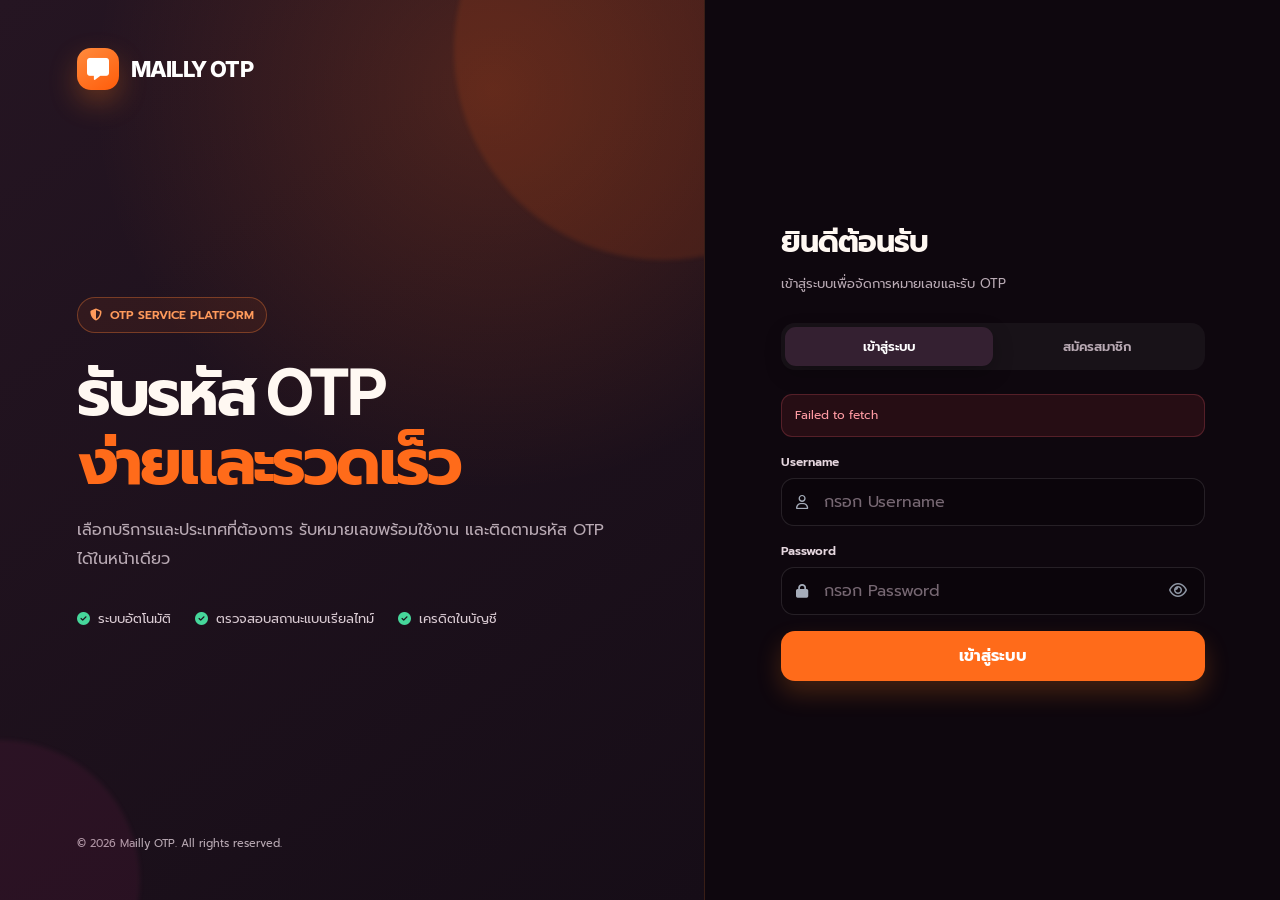
<file: index.html>
<!doctype html>
<html lang="th">
<head>
  <meta charset="utf-8">
  <meta name="viewport" content="width=device-width,initial-scale=1">
  <meta name="theme-color" content="#160d17">
  <title>Mailly OTP — รับรหัส OTP ออนไลน์</title>
  <link rel="preconnect" href="https://fonts.googleapis.com">
  <link rel="preconnect" href="https://fonts.gstatic.com" crossorigin>
  <link href="https://fonts.googleapis.com/css2?family=Inter:wght@400;500;600;700;800&family=Prompt:wght@300;400;500;600;700&display=swap" rel="stylesheet">
  <link rel="stylesheet" href="https://cdnjs.cloudflare.com/ajax/libs/font-awesome/6.5.2/css/all.min.css">
  <link rel="prefetch" href="page2.html">
  <link rel="prefetch" href="shop.html">
  <link rel="prefetch" href="youtube.html">
  <link rel="prefetch" href="shared.css?v=20260730-country2">
  <link rel="prefetch" href="shared.js?v=20260730-country2">
  <style>
    :root{--ink:#172033;--muted:#6f7787;--line:#e8ebf0;--soft:#f6f7f9;--white:#fff;--orange:#ff7a1a;--orange-dark:#e86408;--orange-soft:#fff3e9;--green:#15a66a;--red:#e5484d;--shadow:0 24px 60px rgba(18,27,44,.09)}
    *{box-sizing:border-box}
    html{scroll-behavior:smooth}
    body{margin:0;background:#f8f9fb;color:var(--ink);font-family:Prompt,Inter,sans-serif;-webkit-font-smoothing:antialiased}
    button,input,select{font:inherit}
    button{cursor:pointer}
    .hidden{display:none!important}
    .auth-shell{min-height:100vh;display:grid;grid-template-columns:1.1fr .9fr;background:#fff}
    .brand-panel{position:relative;display:flex;flex-direction:column;justify-content:space-between;padding:48px 6vw;overflow:hidden;background:linear-gradient(145deg,#fff 0%,#fff9f4 100%)}
    .brand-panel:before,.brand-panel:after{content:"";position:absolute;border-radius:50%;filter:blur(2px);pointer-events:none}
    .brand-panel:before{width:420px;height:420px;right:-170px;top:-160px;background:rgba(255,122,26,.1)}
    .brand-panel:after{width:280px;height:280px;left:-140px;bottom:-120px;background:rgba(255,122,26,.07)}
    .logo{position:relative;display:inline-flex;align-items:center;gap:12px;font:800 22px Inter,sans-serif;color:var(--ink);letter-spacing:-.8px}
    .logo-mark{width:42px;height:42px;border-radius:14px;display:grid;place-items:center;background:var(--orange);color:#fff;box-shadow:0 12px 28px rgba(255,122,26,.3)}
    .hero{position:relative;max-width:620px;margin:70px 0}
    .eyebrow{display:inline-flex;align-items:center;gap:8px;padding:8px 12px;border:1px solid #ffd9bc;border-radius:999px;background:#fff;color:var(--orange-dark);font-size:12px;font-weight:600}
    .hero h1{font-size:clamp(38px,5vw,68px);line-height:1.08;letter-spacing:-2.8px;margin:24px 0 20px;font-family:Inter,Prompt,sans-serif}
    .hero h1 span{color:var(--orange)}
    .hero p{max-width:540px;margin:0;color:var(--muted);font-size:16px;line-height:1.85}
    .benefits{display:flex;flex-wrap:wrap;gap:16px 24px;margin-top:34px;color:#4f5869;font-size:13px}
    .benefits span{display:flex;align-items:center;gap:8px}
    .benefits i{color:var(--green)}
    .brand-foot{position:relative;color:#9299a6;font-size:11px}
    .auth-panel{display:grid;place-items:center;padding:32px;border-left:1px solid var(--line)}
    .auth-card{width:min(440px,100%);padding:8px}
    .mobile-logo{display:none;margin-bottom:34px}
    .auth-card h2{margin:0 0 8px;font:700 30px Inter,Prompt,sans-serif;letter-spacing:-1px}
    .subtext{margin:0 0 28px;color:var(--muted);font-size:13px;line-height:1.7}
    .tabs{display:grid;grid-template-columns:1fr 1fr;padding:4px;margin-bottom:24px;background:var(--soft);border-radius:14px}
    .tab{border:0;border-radius:11px;background:transparent;color:var(--muted);padding:10px;font-size:13px;font-weight:600}
    .tab.active{background:#fff;color:var(--ink);box-shadow:0 4px 12px rgba(20,30,45,.08)}
    .field{margin-bottom:16px}
    .field label{display:block;margin-bottom:7px;color:#4c5565;font-size:12px;font-weight:600}
    .input-wrap{position:relative}
    .input-wrap>i{position:absolute;left:15px;top:50%;transform:translateY(-50%);color:#a6adba;font-size:14px}
    .input{width:100%;height:48px;border:1px solid #dfe3e9;border-radius:13px;background:#fff;padding:0 44px 0 42px;color:var(--ink);outline:0;transition:.2s}
    .input:focus{border-color:#ffad70;box-shadow:0 0 0 4px var(--orange-soft)}
    .eye{position:absolute;right:10px;top:50%;transform:translateY(-50%);width:34px;height:34px;border:0;background:transparent;color:#8e96a4}
    .help{color:#949baa;font-size:10px;margin-top:6px}
    .primary{width:100%;height:50px;border:0;border-radius:14px;background:var(--orange);color:#fff;font-weight:700;box-shadow:0 12px 24px rgba(255,122,26,.22);transition:.2s}
    .primary:hover{background:var(--orange-dark);transform:translateY(-1px)}
    .primary:disabled{opacity:.6;cursor:not-allowed;transform:none}
    .alert{display:none;margin:0 0 16px;padding:11px 13px;border-radius:11px;font-size:12px;line-height:1.6}
    .alert.show{display:block}
    .alert.error{color:#b4232c;background:#fff0f0;border:1px solid #ffd5d7}
    .alert.success{color:#087747;background:#edfff7;border:1px solid #c9f3df}
    .legacy-note{margin-top:18px;padding:12px;border-radius:12px;background:#fff8f1;color:#83502b;font-size:11px;line-height:1.7}
    .loading-screen{min-height:100vh;display:grid;place-items:center;background:#fff;text-align:center}
    .loader{width:42px;height:42px;margin:auto;border-radius:50%;border:3px solid #ffe2cc;border-top-color:var(--orange);animation:spin .8s linear infinite}
    @keyframes spin{to{transform:rotate(360deg)}}
    .app{min-height:100vh}
    .topbar{height:74px;background:#fff;border-bottom:1px solid var(--line);display:flex;align-items:center;justify-content:space-between;padding:0 max(24px,calc((100vw - 1180px)/2));position:sticky;top:0;z-index:20}
    .nav-actions{display:flex;align-items:center;gap:10px}
    .balance-chip{height:42px;display:flex;align-items:center;gap:9px;padding:0 15px;border-radius:12px;background:var(--orange-soft);color:#9a4c14;font-size:12px;font-weight:600}
    .balance-chip strong{font:700 15px Inter,sans-serif;color:var(--orange-dark)}
    .user-menu{position:relative}
    .user-button{height:42px;display:flex;align-items:center;gap:10px;padding:0 12px;border:1px solid var(--line);border-radius:12px;background:#fff;color:var(--ink)}
    .avatar{width:27px;height:27px;border-radius:9px;background:#edf0f4;display:grid;place-items:center;color:#667085;font-size:11px;font-weight:700}
    .logout{height:42px;width:42px;border:1px solid var(--line);border-radius:12px;background:#fff;color:#7d8594}
    .main{width:min(1180px,calc(100% - 36px));margin:34px auto 70px}
    .welcome{display:flex;justify-content:space-between;align-items:end;gap:20px;margin-bottom:28px}
    .welcome h1{margin:0 0 5px;font:700 27px Inter,Prompt,sans-serif;letter-spacing:-.8px}
    .welcome p{margin:0;color:var(--muted);font-size:13px}
    .status-pill{display:flex;align-items:center;gap:8px;color:#47705f;font-size:11px}
    .dot{width:8px;height:8px;border-radius:50%;background:#29bd7d;box-shadow:0 0 0 5px #e7f9f1}
    .grid{display:grid;grid-template-columns:minmax(0,1.35fr) minmax(320px,.65fr);gap:22px;align-items:start}
    .card{background:#fff;border:1px solid var(--line);border-radius:20px;box-shadow:0 8px 28px rgba(25,34,49,.04)}
    .card-head{padding:22px 24px 17px;border-bottom:1px solid var(--line)}
    .card-head h2{display:flex;align-items:center;gap:10px;margin:0 0 5px;font-size:16px}
    .icon-box{width:34px;height:34px;border-radius:11px;display:grid;place-items:center;background:var(--orange-soft);color:var(--orange)}
    .card-head p{margin:0 0 0 44px;color:var(--muted);font-size:11px}
    .card-body{padding:24px}
    .select{width:100%;height:50px;padding:0 14px;border:1px solid #dfe3e9;border-radius:13px;background:#fff;color:var(--ink);outline:0}
    .select:focus{border-color:#ffad70;box-shadow:0 0 0 4px var(--orange-soft)}
    .form-grid{display:grid;grid-template-columns:1fr 1fr;gap:15px}
    .quote{display:flex;align-items:center;justify-content:space-between;margin-top:18px;padding:17px;border-radius:15px;background:var(--soft)}
    .quote span{color:var(--muted);font-size:12px}
    .quote strong{font:800 23px Inter,sans-serif}
    .buy{margin-top:14px}
    .mini-links{display:grid;grid-template-columns:1fr 1fr;gap:10px}
    .mini-link{min-height:85px;padding:15px;border:1px solid var(--line);border-radius:15px;background:#fff;text-decoration:none;color:var(--ink);transition:.2s}
    .mini-link:hover{border-color:#ffc99f;transform:translateY(-2px)}
    .mini-link i{color:var(--orange);margin-bottom:10px}
    .mini-link strong{display:block;font-size:12px}
    .mini-link span{color:var(--muted);font-size:10px}
    .orders-card{grid-column:1/-1}
    .orders-head{display:flex;align-items:center;justify-content:space-between}
    .refresh{border:0;background:transparent;color:var(--muted);font-size:12px}
    .orders{display:grid;gap:11px}
    .order{display:grid;grid-template-columns:1.1fr 1fr 1fr .7fr auto;gap:12px;align-items:center;padding:15px 17px;border:1px solid var(--line);border-radius:15px}
    .order-title strong{display:block;font-size:13px}
    .order-title span,.order-meta span{display:block;color:var(--muted);font-size:10px;margin-top:3px}
    .phone{font:600 13px Inter,sans-serif}
    .otp{font:800 17px Inter,sans-serif;color:var(--green);letter-spacing:1px}
    .badge{display:inline-flex;padding:6px 9px;border-radius:999px;font-size:10px;font-weight:600}
    .badge.pending,.badge.processing,.badge.resend{background:#fff5e9;color:#a65a1f}
    .badge.completed{background:#ebfbf4;color:#087747}
    .badge.refunded,.badge.expired,.badge.cancelled{background:#f2f3f5;color:#707887}
    .order-actions{display:flex;gap:7px}
    .small-btn{border:1px solid var(--line);border-radius:9px;background:#fff;color:#5e6675;padding:7px 9px;font-size:10px}
    .small-btn.danger{color:var(--red)}
    .empty{text-align:center;padding:40px;color:var(--muted);font-size:12px}
    .toast{position:fixed;right:22px;bottom:22px;z-index:50;max-width:340px;padding:13px 16px;border-radius:13px;background:#172033;color:#fff;font-size:12px;box-shadow:var(--shadow);opacity:0;transform:translateY(12px);pointer-events:none;transition:.25s}
    .toast.show{opacity:1;transform:none}
    @media(max-width:880px){.auth-shell{grid-template-columns:1fr}.brand-panel{display:none}.auth-panel{border:0;padding:28px 22px}.mobile-logo{display:flex}.grid{grid-template-columns:1fr}.orders-card{grid-column:auto}.welcome{align-items:start;flex-direction:column}.topbar{padding:0 18px}.user-button span{display:none}.order{grid-template-columns:1fr 1fr}.order-actions{grid-column:1/-1}.form-grid{grid-template-columns:1fr}}
    @media(max-width:520px){.balance-chip span{display:none}.main{width:min(100% - 24px,1180px);margin-top:22px}.card-head,.card-body{padding-left:17px;padding-right:17px}.order{grid-template-columns:1fr}.order-actions{grid-column:auto}.mini-links{grid-template-columns:1fr}}

    /* Dark Cocoa redesign */
    :root{--ink:#fff8f2;--muted:#b9aab4;--line:rgba(255,136,62,.18);--soft:#241722;--white:#241722;--orange:#ff6b1a;--orange-dark:#ff8b3d;--orange-soft:rgba(255,107,26,.12);--green:#46d79b;--red:#ff6672;--shadow:0 24px 70px rgba(0,0,0,.36)}
    body{background:radial-gradient(circle at 8% 0%,rgba(255,91,20,.13),transparent 30rem),radial-gradient(circle at 92% 35%,rgba(127,34,85,.16),transparent 34rem),linear-gradient(145deg,#0f0911,#160d17);color:var(--ink)}
    .loading-screen{background:#120a12}
    .auth-shell{background:#120a12}
    .brand-panel{background:radial-gradient(circle at 70% 10%,rgba(255,102,26,.2),transparent 25rem),linear-gradient(145deg,#251522,#160d17)}
    .brand-panel:before{background:rgba(255,92,20,.13)}.brand-panel:after{background:rgba(135,40,87,.14)}
    .brand-foot,.subtext,.hero p{color:var(--muted)}
    .eyebrow{border-color:rgba(255,128,54,.35);background:rgba(255,107,26,.08);color:#ff9a5b}
    .benefits{color:#dacbd3}.auth-panel{background:rgba(12,7,12,.55);border-color:var(--line)}
    .tabs{background:rgba(255,255,255,.045)}.tab{color:var(--muted)}.tab.active{background:#342031;color:#fff;box-shadow:0 7px 20px rgba(0,0,0,.25)}
    .field label{color:#e6d7df}.input,.select{border-color:rgba(255,255,255,.11);background:rgba(8,5,8,.38);color:#fff}
    .select option{background:#241722;color:#fff}
    .input::placeholder{color:#776873}.input:focus,.select:focus{border-color:var(--orange);box-shadow:0 0 0 4px var(--orange-soft)}
    .legacy-note{background:var(--orange-soft);color:#ffc39c}.alert.error{color:#ff9ba3;background:rgba(255,68,82,.1);border-color:rgba(255,102,114,.22)}
    .topbar{height:76px;background:rgba(19,11,18,.9);border-color:var(--line);backdrop-filter:blur(18px)}
    .logo{color:#fff}.logo-mark{background:linear-gradient(145deg,#ff8b3d,#ff5c0a)}
    .app-nav{display:flex;align-items:center;gap:5px}
    .app-nav a{padding:9px 12px;border-radius:11px;color:var(--muted);text-decoration:none;font-size:11px;font-weight:600}
    .app-nav a:hover,.app-nav a.active{background:var(--orange-soft);color:#ff9d61}
    .balance-chip{border:1px solid var(--line);background:var(--orange-soft);color:#ffb27e}.balance-chip strong{color:#fff}
    .user-button,.logout{border-color:rgba(255,255,255,.1);background:rgba(255,255,255,.04);color:#fff}
    .avatar{background:#382132;color:#ff9d61}.main{width:min(1220px,calc(100% - 36px));margin-top:38px}
    .welcome h1{font-size:clamp(27px,3vw,36px)}.welcome p{color:var(--muted)}
    .card{background:linear-gradient(145deg,rgba(49,29,44,.96),rgba(32,20,31,.98));border-color:var(--line);box-shadow:0 0 0 1px rgba(255,111,31,.08),0 16px 45px rgba(0,0,0,.2)}
    .card-head{border-color:rgba(255,255,255,.07)}.icon-box{border:1px solid var(--line)}
    .otp-browser{grid-column:1/-1}
    .otp-toolbar{display:flex;align-items:center;justify-content:space-between;gap:16px;margin-bottom:20px}
    .search-wrap{position:relative;flex:1;max-width:460px}
    .search-wrap i{position:absolute;left:16px;top:50%;transform:translateY(-50%);color:#927e8b}
    .service-search{width:100%;height:48px;padding:0 16px 0 43px;border:1px solid rgba(255,255,255,.1);border-radius:14px;background:rgba(8,5,8,.35);color:#fff;outline:0}
    .service-search:focus{border-color:var(--orange);box-shadow:0 0 0 4px var(--orange-soft)}
    .country-picker{width:min(355px,40%);height:50px;display:flex;align-items:center;gap:11px;padding:0 15px;border:1px solid rgba(255,112,26,.38);border-radius:14px;background:rgba(255,107,26,.08);color:#ff9d61}
    .country-picker select{min-width:0;flex:1;border:0;background:transparent;color:#fff;outline:0;font-weight:700;appearance:none}
    .country-picker select option{background:#241722;color:#fff}
    .country-picker .fa-chevron-down{font-size:10px;color:#a996a2}
    .browser-meta{display:flex;align-items:center;justify-content:space-between;gap:12px;margin:-3px 0 18px;padding-bottom:15px;border-bottom:1px solid rgba(255,255,255,.07)}
    .service-count{color:var(--muted);font-size:11px;white-space:nowrap}
    .service-grid{display:grid;grid-template-columns:repeat(4,minmax(0,1fr));gap:18px}
    .service-card{position:relative;min-width:0;aspect-ratio:1/.98;padding:19px 14px 16px;border:1px solid rgba(255,128,55,.22);border-radius:19px;background:linear-gradient(150deg,#382131,#251721);color:#fff;box-shadow:inset 0 0 24px rgba(255,104,26,.04),0 15px 35px rgba(0,0,0,.18);transition:.22s}
    .service-card:hover{transform:translateY(-4px);border-color:rgba(255,113,28,.58);box-shadow:0 0 0 1px rgba(255,111,31,.16),0 18px 42px rgba(117,41,15,.28)}
    .service-logo{width:76px;height:76px;margin:15px auto 17px;border-radius:50%;display:grid;place-items:center;background:linear-gradient(145deg,#fff,#eadfe5);color:#2a1725;font-size:35px;box-shadow:0 10px 28px rgba(0,0,0,.25)}
    .service-logo.fallback{background:linear-gradient(145deg,#ff9c5e,#ff5b0a);color:#fff;font:800 28px Inter,sans-serif}
    .service-name{display:block;overflow:hidden;text-overflow:ellipsis;white-space:nowrap;text-align:center;font:800 14px Inter,Prompt,sans-serif;letter-spacing:.7px;text-transform:uppercase}
    .price-tag{position:absolute;right:-1px;top:-11px;display:flex;align-items:center;gap:7px;padding:9px 11px;border-radius:13px 13px 4px 13px;background:linear-gradient(135deg,#ff7d31,#ff5209);font:800 12px Inter,sans-serif;box-shadow:0 9px 20px rgba(255,75,0,.25)}
    .price-tag i{font-size:11px}.services-empty{grid-column:1/-1}
    .skeleton-card{aspect-ratio:1/.98;border:1px solid var(--line);border-radius:19px;background:linear-gradient(100deg,#251721 30%,#382131 50%,#251721 70%);background-size:200% 100%;animation:shimmer 1.2s infinite}
    @keyframes shimmer{to{background-position:-200% 0}}
    .otp-modal{position:fixed;inset:0;z-index:70;display:grid;place-items:center;padding:18px;background:rgba(7,4,8,.78);backdrop-filter:blur(9px)}
    .otp-dialog{width:min(500px,100%);padding:24px;border:1px solid rgba(255,112,26,.42);border-radius:23px;background:linear-gradient(150deg,#3a2234,#21141f);box-shadow:0 30px 100px rgba(0,0,0,.6)}
    .dialog-head{display:flex;align-items:center;gap:14px;margin-bottom:20px}
    .dialog-logo{width:56px;height:56px;flex:0 0 auto;border-radius:17px;display:grid;place-items:center;background:#fff;color:#2a1725;font-size:26px}
    .dialog-head h2{margin:0 0 3px;font-size:19px}.dialog-head p{margin:0;color:var(--muted);font-size:10px}
    .dialog-close{margin-left:auto;width:38px;height:38px;border:1px solid rgba(255,255,255,.1);border-radius:11px;background:rgba(255,255,255,.04);color:#fff}
    .selected-country{display:flex;align-items:center;justify-content:space-between;gap:14px;padding:14px 15px;border:1px solid rgba(255,255,255,.08);border-radius:14px;background:rgba(8,5,8,.28);font-size:11px}
    .selected-country span{color:var(--muted)}.selected-country span i{margin-right:6px;color:#ff9b5b}.selected-country strong{font-size:12px}
    .quote{background:rgba(8,5,8,.32);border:1px solid rgba(255,255,255,.07)}.quote strong{color:#ff9b5b}
    .recent-orders-card{grid-column:1/-1;overflow:hidden}
    .recent-head{display:flex;align-items:center;justify-content:space-between;padding:17px 20px 11px}
    .recent-head>div{display:flex;align-items:center;gap:9px}.recent-head>div i{color:var(--orange)}.recent-head strong{font-size:14px}
    .recent-head>span{display:flex;align-items:center;gap:6px;color:var(--green);font:700 10px Inter,sans-serif;letter-spacing:.6px}.recent-head>span i{font-size:7px}
    .recent-viewport{width:100%;overflow:hidden;padding:3px 0 18px;mask-image:linear-gradient(90deg,transparent,#000 3%,#000 97%,transparent)}
    .recent-track{display:flex;width:max-content;will-change:transform}
    .recent-track.moving{animation:recentScroll var(--recent-duration,45s) linear infinite}
    .recent-track:hover{animation-play-state:paused}
    .recent-group{display:flex;gap:11px;padding-right:11px}
    .recent-item{width:220px;flex:0 0 220px;padding:13px 14px;border:1px solid rgba(255,255,255,.08);border-radius:15px;background:rgba(255,255,255,.035)}
    .recent-service{display:flex;align-items:center;gap:9px;margin-bottom:9px}.recent-mini-logo{width:32px;height:32px;border-radius:9px;display:grid;place-items:center;background:#fff;color:#251721;font-size:15px}.recent-service strong{min-width:0;overflow:hidden;text-overflow:ellipsis;white-space:nowrap;font-size:11px}
    .recent-phone{font:700 12px Inter,sans-serif;letter-spacing:.7px;color:#d8cbd3}
    .recent-foot{display:flex;align-items:center;justify-content:space-between;gap:8px;margin-top:9px}.recent-price{font:800 12px Inter,sans-serif;color:#ff9b5b}.recent-time{color:var(--muted);font-size:9px}
    .recent-placeholder{width:100vw;max-width:1180px;padding:24px;text-align:center;color:var(--muted);font-size:11px}
    @keyframes recentScroll{to{transform:translateX(-50%)}}
    .orders-card{grid-column:1/-1}.order{border-color:rgba(255,255,255,.08);background:rgba(255,255,255,.03)}
    .small-btn{border-color:rgba(255,255,255,.1);background:rgba(255,255,255,.04);color:#d9cad2}
    .toast{background:#ff6818;color:#fff}
    @media(max-width:920px){
      #appScreen{padding-bottom:72px}
      .app-nav{position:fixed;left:12px;right:12px;bottom:10px;z-index:60;display:flex;justify-content:center;gap:3px;padding:7px;border:1px solid var(--line);border-radius:16px;background:rgba(26,15,24,.94);box-shadow:0 16px 45px rgba(0,0,0,.42);backdrop-filter:blur(18px)}
      .app-nav a{flex:1;padding:9px 5px;text-align:center;font-size:10px}
      .service-grid{grid-template-columns:repeat(3,minmax(0,1fr))}
    }
    @media(max-width:650px){.service-grid{grid-template-columns:repeat(2,minmax(0,1fr));gap:13px}.service-logo{width:62px;height:62px;font-size:29px}.service-card{padding:15px 10px 13px}.otp-toolbar{align-items:stretch;flex-direction:column}.search-wrap{max-width:none}.country-picker{width:100%}.service-count{text-align:right}.recent-item{width:185px;flex-basis:185px}}
    @media(max-width:420px){.service-grid{gap:10px}.price-tag{padding:7px 8px;font-size:10px}.service-name{font-size:11px;letter-spacing:.3px}.service-logo{margin-top:13px;margin-bottom:13px}}
  </style>
</head>
<body>
  <section id="loadingScreen" class="loading-screen">
    <div><div class="loader"></div><p class="subtext" style="margin-top:16px">กำลังตรวจสอบบัญชี...</p></div>
  </section>

  <section id="authScreen" class="auth-shell hidden">
    <aside class="brand-panel">
      <div class="logo"><span class="logo-mark"><i class="fa-solid fa-message"></i></span> MAILLY OTP</div>
      <div class="hero">
        <div class="eyebrow"><i class="fa-solid fa-shield-halved"></i> OTP SERVICE PLATFORM</div>
        <h1>รับรหัส OTP<br><span>ง่ายและรวดเร็ว</span></h1>
        <p>เลือกบริการและประเทศที่ต้องการ รับหมายเลขพร้อมใช้งาน และติดตามรหัส OTP ได้ในหน้าเดียว</p>
        <div class="benefits">
          <span><i class="fa-solid fa-circle-check"></i> ระบบอัตโนมัติ</span>
          <span><i class="fa-solid fa-circle-check"></i> ตรวจสอบสถานะแบบเรียลไทม์</span>
          <span><i class="fa-solid fa-circle-check"></i> เครดิตในบัญชี</span>
        </div>
      </div>
      <div class="brand-foot">© 2026 Mailly OTP. All rights reserved.</div>
    </aside>

    <main class="auth-panel">
      <div class="auth-card">
        <div class="logo mobile-logo"><span class="logo-mark"><i class="fa-solid fa-message"></i></span> MAILLY OTP</div>
        <h2 id="authTitle">ยินดีต้อนรับ</h2>
        <p id="authSubtitle" class="subtext">เข้าสู่ระบบเพื่อจัดการหมายเลขและรับ OTP</p>
        <div class="tabs">
          <button class="tab active" data-tab="login">เข้าสู่ระบบ</button>
          <button class="tab" data-tab="register">สมัครสมาชิก</button>
        </div>
        <div id="authAlert" class="alert"></div>

        <form id="loginForm">
          <div class="field"><label for="loginUsername">Username</label><div class="input-wrap"><i class="fa-regular fa-user"></i><input id="loginUsername" class="input" autocomplete="username" required placeholder="กรอก Username"></div></div>
          <div class="field"><label for="loginPassword">Password</label><div class="input-wrap"><i class="fa-solid fa-lock"></i><input id="loginPassword" class="input" type="password" autocomplete="current-password" required placeholder="กรอก Password"><button class="eye" type="button" data-toggle="loginPassword"><i class="fa-regular fa-eye"></i></button></div></div>
          <button id="loginButton" class="primary" type="submit">เข้าสู่ระบบ</button>
        </form>

        <form id="registerForm" class="hidden">
          <div class="field"><label for="registerUsername">Username</label><div class="input-wrap"><i class="fa-regular fa-user"></i><input id="registerUsername" class="input" autocomplete="username" required minlength="3" maxlength="24" placeholder="ตั้ง Username"></div><div class="help">สมาชิกเดิมให้ใช้ Username เดิมเพื่อตั้งรหัสผ่านครั้งแรก</div></div>
          <div class="field"><label for="registerEmail">Email</label><div class="input-wrap"><i class="fa-regular fa-envelope"></i><input id="registerEmail" class="input" type="email" autocomplete="email" required placeholder="name@example.com"></div></div>
          <div class="field"><label for="registerPassword">Password</label><div class="input-wrap"><i class="fa-solid fa-lock"></i><input id="registerPassword" class="input" type="password" autocomplete="new-password" required minlength="8" placeholder="อย่างน้อย 8 ตัว มีตัวอักษรและตัวเลข"><button class="eye" type="button" data-toggle="registerPassword"><i class="fa-regular fa-eye"></i></button></div></div>
          <div class="field"><label for="confirmPassword">ยืนยัน Password</label><div class="input-wrap"><i class="fa-solid fa-lock"></i><input id="confirmPassword" class="input" type="password" autocomplete="new-password" required placeholder="กรอก Password อีกครั้ง"></div></div>
          <button id="registerButton" class="primary" type="submit">สร้างบัญชี</button>
          <div class="legacy-note"><i class="fa-solid fa-circle-info"></i> หากเป็นสมาชิกเดิม ระบบจะผูก Password ใหม่กับ Username เดิมและรักษายอดเครดิตไว้</div>
        </form>
      </div>
    </main>
  </section>

  <section id="appScreen" class="app hidden">
    <header class="topbar">
      <div class="logo"><span class="logo-mark"><i class="fa-solid fa-message"></i></span> MAILLY OTP</div>
      <nav class="app-nav">
        <a class="active" href="index.html">รับ OTP</a>
        <a href="page2.html">เติมเครดิต</a>
        <a href="shop.html">ร้านค้า</a>
        <a href="youtube.html">YouTube</a>
      </nav>
      <div class="nav-actions">
        <div class="balance-chip"><i class="fa-solid fa-wallet"></i><span>เครดิต</span><strong id="balance">0.00 ฿</strong></div>
        <div class="user-menu"><button class="user-button"><span id="avatar" class="avatar">M</span><span id="navUsername">สมาชิก</span></button></div>
        <button id="logoutButton" class="logout" title="ออกจากระบบ"><i class="fa-solid fa-arrow-right-from-bracket"></i></button>
      </div>
    </header>

    <main class="main">
      <div class="welcome">
        <div><h1>สวัสดี, <span id="welcomeUsername">สมาชิก</span></h1><p>เลือกบริการที่ต้องการและรับหมายเลข OTP ได้ทันที</p></div>
        <div class="status-pill"><span class="dot"></span> ระบบพร้อมให้บริการ</div>
      </div>

      <div class="grid">
        <article class="card recent-orders-card">
          <div class="recent-head">
            <div><i class="fa-solid fa-fire-flame-curved"></i><strong>รายการสั่งซื้อล่าสุด</strong></div>
            <span><i class="fa-solid fa-circle"></i> LIVE</span>
          </div>
          <div class="recent-viewport">
            <div id="recentOrdersTrack" class="recent-track">
              <div class="recent-placeholder">กำลังอัปเดตรายการล่าสุด...</div>
            </div>
          </div>
        </article>

        <article class="card otp-browser">
          <div class="card-head"><h2><span class="icon-box"><i class="fa-solid fa-grid-2"></i></span> เลือกแอปที่ต้องการรับ OTP</h2><p>เลือกประเทศด้านบน แล้วแตะการ์ดแอปเพื่อตรวจสอบราคาจริงก่อนซื้อ</p></div>
          <div class="card-body">
            <div id="purchaseAlert" class="alert"></div>
            <div class="otp-toolbar">
              <div class="search-wrap"><i class="fa-solid fa-magnifying-glass"></i><input id="serviceSearch" class="service-search" type="search" placeholder="ค้นหาแอป เช่น Google, Discord, TikTok" autocomplete="off"></div>
              <label class="country-picker" for="globalCountry">
                <i class="fa-solid fa-earth-asia"></i>
                <select id="globalCountry" aria-label="เลือกประเทศ">
                  <option value="52" selected>🇹🇭 Thailand (52)</option>
                </select>
                <i class="fa-solid fa-chevron-down"></i>
              </label>
            </div>
            <div class="browser-meta"><span class="status-pill"><span class="dot"></span> ระบบออนไลน์</span><span id="serviceCount" class="service-count">กำลังเตรียมรายการ...</span></div>
            <div id="serviceGrid" class="service-grid">
              <div class="skeleton-card"></div><div class="skeleton-card"></div><div class="skeleton-card"></div><div class="skeleton-card"></div>
            </div>
          </div>
        </article>

        <article class="card orders-card">
          <div class="card-head orders-head"><div><h2><span class="icon-box"><i class="fa-solid fa-clock-rotate-left"></i></span> รายการของฉัน</h2><p>ตรวจสอบหมายเลข สถานะ และรหัส OTP</p></div><button id="refreshOrders" class="refresh"><i class="fa-solid fa-rotate"></i> รีเฟรช</button></div>
          <div class="card-body"><div id="orders" class="orders"><div class="empty">กำลังโหลดรายการ...</div></div></div>
        </article>
      </div>
    </main>
  </section>

  <div id="otpModal" class="otp-modal hidden" role="dialog" aria-modal="true" aria-labelledby="selectedServiceName">
    <div class="otp-dialog">
      <div class="dialog-head">
        <div id="selectedServiceLogo" class="dialog-logo"><i class="fa-solid fa-mobile-screen-button"></i></div>
        <div><h2 id="selectedServiceName">บริการ OTP</h2><p>กำลังตรวจสอบราคาสำหรับประเทศที่เลือก</p></div>
        <button id="closeOtpModal" class="dialog-close" type="button" aria-label="ปิด"><i class="fa-solid fa-xmark"></i></button>
      </div>
      <div class="selected-country"><span><i class="fa-solid fa-earth-asia"></i> ประเทศที่เลือก</span><strong id="selectedCountryName">🇹🇭 Thailand (52)</strong></div>
      <div class="quote"><span>ราคาที่ต้องชำระ</span><strong><span id="quotePrice">—</span> ฿</strong></div>
      <button id="buyButton" class="primary buy" disabled><i class="fa-solid fa-bolt"></i> ซื้อหมายเลข OTP</button>
      <div id="modalAlert" class="alert" style="margin-top:14px;margin-bottom:0"></div>
    </div>
  </div>

  <div id="toast" class="toast"></div>

  <script>
    const API_URL = "https://script.google.com/macros/s/AKfycbyb4zMsNc_dpFKPhqnxS4mppXFKqZVY1RER510r_yrjyf_m6MaVGIDkKQ4BTX8TM7G_/exec";
    const EXPECTED_BACKEND_VERSION = "2026.07.30-country-v4";
    const STORAGE_TOKEN = "mailly_session_token";
    const CACHE_PREFIX = "mailly_cache_";
    let sessionToken = localStorage.getItem(STORAGE_TOKEN) || "";
    let backendReady = false;
    let currentUser = readCache(CACHE_PREFIX + "user");
    let currentQuote = null;
    let selectedService = null;
    let allServices = [];
    let serviceRenderToken = 0;
    let countryCatalog = [];
    let selectedCountryId = localStorage.getItem("mailly_country_id") || "52";
    let orderPoller = null;
    let recentPoller = null;

    const $ = id => document.getElementById(id);
    function readCache(key) {
      try {
        const cached = JSON.parse(localStorage.getItem(key) || "null");
        return cached && Object.prototype.hasOwnProperty.call(cached, "data") ? cached.data : null;
      } catch (_) { return null; }
    }
    function writeCache(key, data) {
      try { localStorage.setItem(key, JSON.stringify({ savedAt: Date.now(), data })); } catch (_) {}
    }
    function userCacheKey(name) {
      return `${CACHE_PREFIX}${String(currentUser?.username || "guest").toLowerCase()}_${name}`;
    }
    function saveCurrentUser() {
      if (currentUser) writeCache(CACHE_PREFIX + "user", currentUser);
    }
    function clearMaillyCache() {
      Object.keys(localStorage).forEach(key => {
        if (key.startsWith(CACHE_PREFIX)) localStorage.removeItem(key);
      });
    }
    async function api(action, payload = {}) {
      const response = await fetch(API_URL, { method: "POST", body: JSON.stringify({ action, payload: { ...payload, token: sessionToken } }) });
      const data = await response.json();
      if (!data.success && /Session|เข้าสู่ระบบใหม่/.test(data.message || "")) logout(false);
      return data;
    }
    function show(id) { $(id).classList.remove("hidden"); }
    function hide(id) { $(id).classList.add("hidden"); }
    function setBusy(button, busy, text) {
      if (!button.dataset.text) button.dataset.text = button.innerHTML;
      button.disabled = busy;
      button.innerHTML = busy ? `<i class="fa-solid fa-circle-notch fa-spin"></i> ${text}` : button.dataset.text;
    }
    function alertBox(id, message, type = "error") {
      const box = $(id); box.textContent = message || ""; box.className = `alert ${message ? "show" : ""} ${type}`;
    }
    function toast(message) {
      const el = $("toast"); el.textContent = message; el.classList.add("show");
      clearTimeout(el._timer); el._timer = setTimeout(() => el.classList.remove("show"), 2800);
    }
    function escapeHtml(value) {
      return String(value ?? "").replace(/[&<>"']/g, char => ({ "&":"&amp;","<":"&lt;",">":"&gt;",'"':"&quot;","'":"&#039;" }[char]));
    }

    document.querySelectorAll(".tab").forEach(tab => tab.addEventListener("click", () => switchAuth(tab.dataset.tab)));
    document.querySelectorAll("[data-toggle]").forEach(button => button.addEventListener("click", () => {
      const input = $(button.dataset.toggle); input.type = input.type === "password" ? "text" : "password";
      button.querySelector("i").className = input.type === "password" ? "fa-regular fa-eye" : "fa-regular fa-eye-slash";
    }));

    function switchAuth(mode) {
      document.querySelectorAll(".tab").forEach(t => t.classList.toggle("active", t.dataset.tab === mode));
      $("loginForm").classList.toggle("hidden", mode !== "login");
      $("registerForm").classList.toggle("hidden", mode !== "register");
      $("authTitle").textContent = mode === "login" ? "ยินดีต้อนรับ" : "สร้างบัญชีสมาชิก";
      $("authSubtitle").textContent = mode === "login" ? "เข้าสู่ระบบเพื่อจัดการหมายเลขและรับ OTP" : "สมัครใหม่ หรือใช้ Username เดิมเพื่อตั้ง Password ครั้งแรก";
      alertBox("authAlert", "");
    }

    $("loginForm").addEventListener("submit", async event => {
      event.preventDefault(); alertBox("authAlert", "");
      if (!backendReady) return alertBox("authAlert", "Backend ยังเป็นเวอร์ชันเก่า กรุณา Deploy Code.gs เวอร์ชันใหม่และตรวจ API_URL");
      const button = $("loginButton"); setBusy(button, true, "กำลังเข้าสู่ระบบ...");
      try {
        const result = await api("loginUser", { username: $("loginUsername").value.trim(), password: $("loginPassword").value });
        if (!result.success) {
          if (result.needsPasswordSetup) { $("registerUsername").value = $("loginUsername").value.trim(); switchAuth("register"); }
          throw new Error(result.message || "เข้าสู่ระบบไม่สำเร็จ");
        }
        await acceptSession(result);
      } catch (error) { alertBox("authAlert", error.message); }
      finally { setBusy(button, false); }
    });

    $("registerForm").addEventListener("submit", async event => {
      event.preventDefault(); alertBox("authAlert", "");
      if (!backendReady) return alertBox("authAlert", "Backend ยังเป็นเวอร์ชันเก่า กรุณา Deploy Code.gs เวอร์ชันใหม่และตรวจ API_URL");
      const button = $("registerButton"); setBusy(button, true, "กำลังสร้างบัญชี...");
      try {
        const result = await api("registerUser", {
          username: $("registerUsername").value.trim(),
          email: $("registerEmail").value.trim(),
          password: $("registerPassword").value,
          confirmPassword: $("confirmPassword").value
        });
        if (!result.success) throw new Error(result.message || "สมัครสมาชิกไม่สำเร็จ");
        await acceptSession(result); toast("สมัครสมาชิกเรียบร้อย");
      } catch (error) { alertBox("authAlert", error.message); }
      finally { setBusy(button, false); }
    });

    async function acceptSession(result) {
      sessionToken = String(result.token || "");
      if (!sessionToken) throw new Error("ระบบไม่ได้รับ Session กรุณาลองใหม่");

      localStorage.setItem(STORAGE_TOKEN, sessionToken);

      const verified = await api("getSessionUser");
      if (!verified.success || !verified.user) {
        sessionToken = "";
        localStorage.removeItem(STORAGE_TOKEN);
        throw new Error(verified.message || "ตรวจสอบ Session ไม่สำเร็จ กรุณาลองใหม่");
      }

      currentUser = verified.user;
      saveCurrentUser();
      localStorage.setItem("username", currentUser.username);
      localStorage.setItem("mailly_remembered_user", currentUser.username);
      renderApp();
    }

    function renderApp() {
      hide("loadingScreen"); hide("authScreen"); show("appScreen");
      renderUserSummary();
      loadCountryCatalog(); loadServices(); loadOrders(); loadRecentOrders();
      clearInterval(orderPoller); orderPoller = setInterval(loadOrders, 7000);
      clearInterval(recentPoller); recentPoller = setInterval(loadRecentOrders, 30000);
      clearTimeout(renderApp._prefetchTimer);
      renderApp._prefetchTimer = setTimeout(prefetchSecondaryPages, 100);
    }

    function renderUserSummary() {
      $("navUsername").textContent = currentUser.username;
      $("welcomeUsername").textContent = currentUser.username;
      $("avatar").textContent = currentUser.username.charAt(0).toUpperCase();
      $("balance").textContent = Number(currentUser.balance || 0).toFixed(2) + " ฿";
    }

    function showAuth() {
      hide("loadingScreen"); hide("appScreen"); show("authScreen"); switchAuth("login");
    }

    async function logout(callApi = true) {
      if (callApi && sessionToken) { try { await api("logoutUser"); } catch (_) {} }
      sessionToken = ""; currentUser = null; localStorage.removeItem(STORAGE_TOKEN); clearMaillyCache();
      clearInterval(orderPoller); clearInterval(recentPoller); showAuth();
    }
    $("logoutButton").addEventListener("click", () => logout(true));

    function flagEmoji(code) {
      const value = String(code || "").trim().toUpperCase();
      if (!/^[A-Z]{2}$/.test(value)) return "🌐";
      return String.fromCodePoint(...[...value].map(char => 127397 + char.charCodeAt(0)));
    }

    function normalizeCountries(data) {
      const raw = Array.isArray(data) ? data : Object.values(data || {}).filter(item => item && typeof item === "object");
      return raw.map(item => ({
        id: item.country_id ?? item.ID ?? item.id,
        name: item.name ?? item.country_name ?? item.country ?? item.title,
        code: item.short_name ?? item.code ?? item.iso ?? item.iso2 ?? ""
      })).filter(item => item.id !== undefined && item.id !== null && item.name);
    }

    function countryLabel(country) {
      if (!country) return selectedCountryId === "52" ? "🇹🇭 Thailand (52)" : `🌐 ประเทศ ${selectedCountryId}`;
      const isThailand = String(country.id) === "52" || /thailand|ไทย/i.test(country.name);
      return `${isThailand ? "🇹🇭" : flagEmoji(country.code)} ${country.name} (${country.id})`;
    }

    function renderCountryCatalog(items) {
      countryCatalog = items.slice().sort((a, b) => {
        if (String(a.id) === "52") return -1;
        if (String(b.id) === "52") return 1;
        return String(a.name).localeCompare(String(b.name));
      });
      if (!countryCatalog.some(item => String(item.id) === "52")) {
        countryCatalog.unshift({ id: "52", name: "Thailand", code: "TH" });
      }
      const select = $("globalCountry");
      select.innerHTML = countryCatalog.map(country =>
        `<option value="${escapeHtml(country.id)}">${escapeHtml(countryLabel(country))}</option>`
      ).join("");
      if (!countryCatalog.some(item => String(item.id) === String(selectedCountryId))) selectedCountryId = "52";
      select.value = selectedCountryId;
    }

    async function loadCountryCatalog() {
      const cached = readCache(userCacheKey("country_catalog"));
      if (cached) renderCountryCatalog(cached);
      try {
        const result = await api("getCountryCatalog");
        if (!result.success) throw new Error(result.message || "โหลดรายชื่อประเทศไม่สำเร็จ");
        const items = normalizeCountries(result.countries || []);
        writeCache(userCacheKey("country_catalog"), items);
        renderCountryCatalog(items);
      } catch (_) {
        if (!countryCatalog.length) renderCountryCatalog([{ id: "52", name: "Thailand", code: "TH" }]);
      }
    }

    $("globalCountry").addEventListener("change", event => {
      selectedCountryId = String(event.target.value || "52");
      localStorage.setItem("mailly_country_id", selectedCountryId);
      const selected = countryCatalog.find(item => String(item.id) === selectedCountryId);
      toast("เลือก " + countryLabel(selected));
    });

    function serviceVisual(name) {
      const text = String(name || "").toLowerCase();
      const brands = [
        ["gmail", "fa-brands fa-google", "#ffffff", "#4285f4"],
        ["google", "fa-brands fa-google", "#ffffff", "#4285f4"],
        ["discord", "fa-brands fa-discord", "#5865f2", "#ffffff"],
        ["instagram", "fa-brands fa-instagram", "linear-gradient(145deg,#ffcf5c,#d62976 55%,#4f5bd5)", "#ffffff"],
        ["microsoft", "fa-brands fa-microsoft", "#ffffff", "#f35325"],
        ["twitter", "fa-brands fa-x-twitter", "#050505", "#ffffff"],
        ["x.com", "fa-brands fa-x-twitter", "#050505", "#ffffff"],
        ["facebook", "fa-brands fa-facebook-f", "#1877f2", "#ffffff"],
        ["wechat", "fa-brands fa-weixin", "#07c160", "#ffffff"],
        ["whatsapp", "fa-brands fa-whatsapp", "#25d366", "#ffffff"],
        ["telegram", "fa-brands fa-telegram", "#279fda", "#ffffff"],
        ["tiktok", "fa-brands fa-tiktok", "#050505", "#ffffff"],
        ["youtube", "fa-brands fa-youtube", "#ff0033", "#ffffff"],
        ["apple", "fa-brands fa-apple", "#ffffff", "#111111"],
        ["amazon", "fa-brands fa-amazon", "#ffffff", "#111111"],
        ["paypal", "fa-brands fa-paypal", "#ffffff", "#003087"],
        ["steam", "fa-brands fa-steam", "#11253c", "#ffffff"],
        ["line", "fa-brands fa-line", "#06c755", "#ffffff"],
        ["vk", "fa-brands fa-vk", "#2787f5", "#ffffff"],
        ["netflix", "fa-solid fa-n", "#090909", "#e50914"],
        ["roblox", "fa-solid fa-cube", "#111111", "#ffffff"],
        ["truewallet", "fa-solid fa-wallet", "#ffffff", "#f28b20"],
        ["truemoney", "fa-solid fa-wallet", "#ffffff", "#f28b20"],
        ["lazada", "fa-solid fa-bag-shopping", "#24108f", "#ff8b3d"],
        ["shopee", "fa-solid fa-bag-shopping", "#ee4d2d", "#ffffff"],
        ["grab", "fa-solid fa-car", "#00b14f", "#ffffff"],
        ["foodpanda", "fa-solid fa-paw", "#d70f64", "#ffffff"],
        ["lalamove", "fa-solid fa-truck-fast", "#f16622", "#ffffff"],
        ["gnjoy", "fa-solid fa-gamepad", "#ffffff", "#d8242f"],
        ["tinder", "fa-solid fa-fire-flame-curved", "#ff4458", "#ffffff"],
        ["twitch", "fa-brands fa-twitch", "#9146ff", "#ffffff"],
        ["openai", "fa-solid fa-brain", "#ffffff", "#111111"],
        ["chatgpt", "fa-solid fa-brain", "#ffffff", "#111111"],
        ["bilibili", "fa-solid fa-tv", "#00aeec", "#ffffff"],
        ["tencent", "fa-brands fa-qq", "#ffffff", "#111111"],
        ["qq", "fa-brands fa-qq", "#ffffff", "#111111"],
        ["yahoo", "fa-brands fa-yahoo", "#ffffff", "#6001d2"],
        ["manus", "fa-solid fa-hand", "#ffffff", "#111111"],
        ["shopback", "fa-solid fa-bag-shopping", "#111111", "#ff3b30"],
        ["kimi", "fa-solid fa-k", "#111111", "#ffffff"],
        ["aisplay", "fa-solid fa-play", "#111111", "#d4ff45"],
        ["ais play", "fa-solid fa-play", "#111111", "#d4ff45"],
        ["shein", "fa-solid fa-s", "#111111", "#ffffff"],
        ["binance", "fa-solid fa-coins", "#1e2026", "#f3ba2f"],
        ["kwai", "fa-solid fa-video", "#ff4b0b", "#ffffff"],
        ["amaze", "fa-brands fa-app-store-ios", "#2487f6", "#ffffff"],
        ["7-eleven", "fa-solid fa-store", "#ffffff", "#ef3123"],
        ["nike", "fa-solid fa-check", "#050505", "#ffffff"],
        ["lotus", "fa-solid fa-leaf", "#00b9a9", "#ffffff"]
      ];
      const found = brands.find(item => text.includes(item[0]));
      return found ? { icon: found[1], background: found[2], color: found[3] } : null;
    }

    function normalizeServices(data) {
      const raw = Array.isArray(data) ? data : Object.values(data || {}).filter(x => x && typeof x === "object");
      const priority = [
        ["facebook"],
        ["google", "gmail", "youtube"],
        ["microsoft"],
        ["truewallet", "truemoney"],
        ["lazada"],
        ["shopee"],
        ["line"],
        ["telegram"],
        ["instagram"],
        ["amaze", "app store"],
        ["tiktok"],
        ["any", "acu", "disney", "mcdonald"],
        ["lalamove"],
        ["7-eleven", "7 eleven"],
        ["gnjoy"],
        ["roblox"],
        ["netflix"],
        ["tinder"],
        ["discord"],
        ["apple"],
        ["wechat"],
        ["twitch"],
        ["openai", "chatgpt"],
        ["bilibili"],
        ["tencent", "qq"],
        ["yahoo"],
        ["lotus"],
        ["manus"],
        ["shopback"],
        ["kimi"],
        ["aisplay", "ais play"],
        ["shein"],
        ["binance"],
        ["kwai"]
      ];
      const rank = name => {
        const value = String(name || "").toLowerCase();
        const matches = keyword => {
          if (keyword.length > 3 && keyword !== "line") return value.includes(keyword);
          const escaped = keyword.replace(/[.*+?^${}()|[\]\\]/g, "\\$&");
          return new RegExp(`(^|[^a-z0-9])${escaped}([^a-z0-9]|$)`, "i").test(value);
        };
        const index = priority.findIndex(group => group.some(matches));
        return index === -1 ? priority.length : index;
      };
      return raw.map(item => ({
        id: item.ID ?? item.id ?? item.service_id ?? item.service,
        name: item.name ?? item.service_name ?? item.title ?? item.ID ?? item.id
      })).filter(item => item.id && item.name).sort((a, b) => {
        const rankDifference = rank(a.name) - rank(b.name);
        return rankDifference || String(a.name).localeCompare(String(b.name));
      });
    }

    function renderServices(items) {
      allServices = items;
      const renderToken = ++serviceRenderToken;
      const query = $("serviceSearch").value.trim().toLowerCase();
      const visible = query ? items.filter(item => String(item.name).toLowerCase().includes(query)) : items;
      $("serviceCount").textContent = `${visible.length} แอป`;
      if (!visible.length) {
        $("serviceGrid").innerHTML = `<div class="empty services-empty"><i class="fa-solid fa-magnifying-glass" style="display:block;font-size:24px;margin-bottom:10px"></i>ไม่พบแอปที่ค้นหา</div>`;
        return;
      }
      const indexByItem = new Map(items.map((item, index) => [item, index]));
      const cardHtml = item => {
        const index = indexByItem.get(item);
        const visual = serviceVisual(item.name);
        const logo = visual
          ? `<div class="service-logo" style="background:${visual.background};color:${visual.color}"><i class="${visual.icon}"></i></div>`
          : `<div class="service-logo fallback">${escapeHtml(String(item.name).charAt(0).toUpperCase())}</div>`;
        return `<button class="service-card" type="button" data-service-index="${index}">
          <span class="price-tag"><i class="fa-solid fa-tag"></i> เริ่ม 7฿</span>
          ${logo}
          <span class="service-name">${escapeHtml(item.name)}</span>
        </button>`;
      };
      const grid = $("serviceGrid");
      const firstBatchSize = query ? Math.min(visible.length, 120) : Math.min(visible.length, 60);
      grid.innerHTML = visible.slice(0, firstBatchSize).map(cardHtml).join("");
      let cursor = firstBatchSize;
      const appendNextBatch = () => {
        if (renderToken !== serviceRenderToken || cursor >= visible.length) return;
        const next = visible.slice(cursor, cursor + 120);
        grid.insertAdjacentHTML("beforeend", next.map(cardHtml).join(""));
        cursor += next.length;
        if (cursor < visible.length) {
          if ("requestIdleCallback" in window) requestIdleCallback(appendNextBatch, { timeout: 500 });
          else setTimeout(appendNextBatch, 20);
        }
      };
      if (cursor < visible.length) {
        if ("requestIdleCallback" in window) requestIdleCallback(appendNextBatch, { timeout: 500 });
        else setTimeout(appendNextBatch, 20);
      }
    }

    async function loadServices() {
      try {
        const cached = readCache(userCacheKey("otp_services"));
        if (cached) renderServices(normalizeServices(cached));
        const data = await api("getServices");
        if (data && data.success === false) throw new Error(data.message || "โหลดรายการแอปไม่สำเร็จ");
        const items = normalizeServices(data);
        writeCache(userCacheKey("otp_services"), items);
        renderServices(items);
      } catch (_) {
        if (!allServices.length) $("serviceGrid").innerHTML = `<div class="empty services-empty">โหลดรายการแอปไม่สำเร็จ กรุณากดรีเฟรชอีกครั้ง</div>`;
      }
    }

    async function openService(index) {
      selectedService = allServices[index];
      if (!selectedService) return;
      currentQuote = null;
      $("quotePrice").textContent = "—";
      $("buyButton").disabled = true;
      alertBox("modalAlert", "");
      $("selectedServiceName").textContent = selectedService.name;
      const visual = serviceVisual(selectedService.name);
      $("selectedServiceLogo").style.background = visual?.background || "linear-gradient(145deg,#ff9c5e,#ff5b0a)";
      $("selectedServiceLogo").style.color = visual?.color || "#fff";
      $("selectedServiceLogo").innerHTML = visual ? `<i class="${visual.icon}"></i>` : escapeHtml(String(selectedService.name).charAt(0).toUpperCase());
      const selectedCountry = countryCatalog.find(item => String(item.id) === String(selectedCountryId));
      $("selectedCountryName").textContent = countryLabel(selectedCountry);
      $("otpModal").classList.remove("hidden");
      document.body.style.overflow = "hidden";

      try {
        $("quotePrice").textContent = "...";
        const result = await api("getPriceQuote", {
          serviceId: selectedService.id,
          countryId: selectedCountryId
        });
        if (!result.success) throw new Error(result.message || "แอปนี้ยังไม่มีหมายเลขสำหรับประเทศที่เลือก");
        currentQuote = result.price;
        $("quotePrice").textContent = Number(result.price).toFixed(2);
        $("buyButton").disabled = false;
      } catch (error) {
        $("quotePrice").textContent = "—";
        alertBox("modalAlert", error.message || "แอปนี้ยังไม่มีหมายเลขสำหรับประเทศที่เลือก");
      }
    }

    function closeOtpModal() {
      $("otpModal").classList.add("hidden");
      document.body.style.overflow = "";
      selectedService = null;
      currentQuote = null;
    }

    $("serviceSearch").addEventListener("input", () => renderServices(allServices));
    $("serviceGrid").addEventListener("click", event => {
      const card = event.target.closest("[data-service-index]");
      if (card) openService(Number(card.dataset.serviceIndex));
    });
    $("closeOtpModal").addEventListener("click", closeOtpModal);
    $("otpModal").addEventListener("click", event => {
      if (event.target === $("otpModal")) closeOtpModal();
    });
    document.addEventListener("keydown", event => {
      if (event.key === "Escape" && !$("otpModal").classList.contains("hidden")) closeOtpModal();
    });

    $("buyButton").addEventListener("click", async () => {
      if (!currentQuote || !selectedService) return;
      alertBox("modalAlert", "");
      const button = $("buyButton"); setBusy(button, true, "กำลังซื้อหมายเลข...");
      try {
        const result = await api("buyNumberWithCredit", {
          serviceId: selectedService.id,
          serviceName: selectedService.name,
          countryId: selectedCountryId
        });
        if (!result.success) throw new Error(result.message || "ซื้อหมายเลขไม่สำเร็จ");
        currentUser.balance = result.newCredit; saveCurrentUser(); $("balance").textContent = Number(result.newCredit).toFixed(2) + " ฿";
        closeOtpModal();
        toast("ซื้อหมายเลขสำเร็จ");
        await Promise.all([loadOrders(), loadRecentOrders()]);
      } catch (error) { alertBox("modalAlert", error.message); }
      finally { setBusy(button, false); }
    });

    function relativeTime(value) {
      const date = new Date(String(value || "").replace(" ", "T"));
      if (Number.isNaN(date.getTime())) return "ล่าสุด";
      const seconds = Math.max(0, Math.floor((Date.now() - date.getTime()) / 1000));
      if (seconds < 60) return "เมื่อสักครู่";
      const minutes = Math.floor(seconds / 60);
      if (minutes < 60) return `${minutes} นาทีที่แล้ว`;
      const hours = Math.floor(minutes / 60);
      if (hours < 24) return `${hours} ชั่วโมงที่แล้ว`;
      return `${Math.floor(hours / 24)} วันที่แล้ว`;
    }

    function renderRecentOrders(items) {
      const track = $("recentOrdersTrack");
      if (!items.length) {
        track.className = "recent-track";
        track.innerHTML = `<div class="recent-placeholder">ยังไม่มีรายการสั่งซื้อในระบบ</div>`;
        return;
      }
      const cards = items.map(item => {
        const visual = serviceVisual(item.service);
        const logo = visual
          ? `<span class="recent-mini-logo" style="background:${visual.background};color:${visual.color}"><i class="${visual.icon}"></i></span>`
          : `<span class="recent-mini-logo">${escapeHtml(String(item.service || "O").charAt(0).toUpperCase())}</span>`;
        return `<article class="recent-item">
          <div class="recent-service">${logo}<strong>${escapeHtml(item.service || "OTP Service")}</strong></div>
          <div class="recent-phone">${escapeHtml(item.phone || "••••••")}</div>
          <div class="recent-foot"><span class="recent-price">${Number(item.price || 0).toFixed(2)} ฿</span><span class="recent-time">${escapeHtml(relativeTime(item.createdAt))}</span></div>
        </article>`;
      }).join("");
      const group = `<div class="recent-group">${cards}</div>`;
      track.className = "recent-track";
      track.innerHTML = group + group;
      track.style.setProperty("--recent-duration", `${Math.max(30, items.length * 4)}s`);
      requestAnimationFrame(() => track.classList.add("moving"));
    }

    async function loadRecentOrders() {
      const cached = readCache(userCacheKey("otp_recent_orders"));
      if (cached && !$("recentOrdersTrack").dataset.loaded) {
        renderRecentOrders(cached);
        $("recentOrdersTrack").dataset.loaded = "1";
      }
      try {
        const result = await api("getRecentOrders");
        if (!result.success) throw new Error(result.message || "โหลดรายการล่าสุดไม่สำเร็จ");
        const items = result.orders || [];
        writeCache(userCacheKey("otp_recent_orders"), items);
        if (!cached || JSON.stringify(items) !== JSON.stringify(cached)) {
          renderRecentOrders(items);
          $("recentOrdersTrack").dataset.loaded = "1";
        }
      } catch (_) {}
    }

    async function loadOrders() {
      if (!sessionToken) return;
      const result = await api("getMyOrders");
      if (!result.success) return;
      const orders = result.orders || [], container = $("orders");
      if (!orders.length) { container.innerHTML = `<div class="empty"><i class="fa-regular fa-folder-open" style="display:block;font-size:24px;margin-bottom:10px"></i>ยังไม่มีรายการสั่งซื้อ</div>`; return; }
      container.innerHTML = orders.map(order => {
        const active = ["pending","processing","resend","1"].includes(String(order.status).toLowerCase());
        return `<div class="order">
          <div class="order-title"><strong>${escapeHtml(order.service || "OTP Service")}</strong><span>${escapeHtml(order.country || "")} · ${escapeHtml(order.orderId)}</span></div>
          <div class="order-meta"><div class="phone">${escapeHtml(order.phone || "—")}</div><span>หมายเลขโทรศัพท์</span></div>
          <div class="order-meta"><div class="otp">${escapeHtml(order.sms || (active ? "กำลังรอ..." : "—"))}</div><span>รหัส OTP</span></div>
          <div><span class="badge ${escapeHtml(order.status)}">${escapeHtml(statusText(order.status))}</span></div>
          <div class="order-actions">${active ? `<button class="small-btn" onclick="checkOrder('${escapeHtml(order.orderId)}')"><i class="fa-solid fa-rotate"></i> ตรวจ OTP</button><button class="small-btn danger" onclick="cancelOrder('${escapeHtml(order.orderId)}')">ยกเลิก</button>` : ""}</div>
        </div>`;
      }).join("");
    }

    function statusText(status) {
      return ({ pending:"รอ OTP",processing:"กำลังทำงาน",resend:"รอ OTP ใหม่",completed:"สำเร็จ",refunded:"คืนเครดิต",expired:"หมดเวลา",cancelled:"ยกเลิก" })[String(status).toLowerCase()] || status;
    }
    async function checkOrder(orderId) {
      const result = await api("checkOTP", { orderId });
      if (!result.success && result.status === undefined) return toast(result.message || "ตรวจ OTP ไม่สำเร็จ");
      if (result.sms) toast("ได้รับ OTP: " + result.sms);
      await loadOrders();
    }
    async function cancelOrder(orderId) {
      if (!confirm("ยืนยันยกเลิกหมายเลขและขอคืนเครดิต?")) return;
      const result = await api("cancelOrderWithRefund", { orderId });
      if (!result.success) return toast(result.message || "ยังไม่สามารถยกเลิกได้");
      currentUser.balance = result.newCredit; saveCurrentUser(); $("balance").textContent = Number(result.newCredit).toFixed(2) + " ฿";
      toast("ยกเลิกและคืนเครดิตแล้ว"); await loadOrders();
    }
    window.checkOrder = checkOrder; window.cancelOrder = cancelOrder;
    $("refreshOrders").addEventListener("click", loadOrders);

    async function checkBackend() {
      const result = await api("healthCheck");
      if (!result.success || result.version !== EXPECTED_BACKEND_VERSION) {
        throw new Error(
          "หน้าเว็บกำลังเชื่อมกับ Apps Script เวอร์ชันเก่า กรุณา Deploy Code.gs ใหม่ แล้วนำ URL /exec ที่ถูกต้องมาใส่ใน index.html และ shared.js"
        );
      }
      backendReady = true;
    }

    async function prefetchSecondaryPages() {
      if (!sessionToken || !currentUser) return;
      const stampKey = userCacheKey("prefetch_at");
      const lastRun = Number(localStorage.getItem(stampKey) || 0);
      if (Date.now() - lastRun < 60000) return;
      localStorage.setItem(stampKey, String(Date.now()));

      const jobs = [
        ["getShopProducts", "shop_products", result => result.success ? result.products || [] : null],
        ["getMyPurchases", "shop_history", result => result.success ? result.purchases || [] : null],
        ["getYtUserData", "yt_families", result => result.success ? result.items || [] : null],
        ["getUserInboxMessages", "yt_inbox", result => result.success ? result.messages || [] : null]
      ];
      await Promise.allSettled(jobs.map(async ([action, cacheName, select]) => {
        const result = await api(action);
        const data = select(result);
        if (data !== null) writeCache(userCacheKey(cacheName), data);
      }));
    }

    (async function boot() {
      if (sessionToken && currentUser) {
        backendReady = true;
        renderApp();
        try {
          const [, result] = await Promise.all([checkBackend(), api("getSessionUser")]);
          if (!result.success || !result.user) throw new Error(result.message || "Session หมดอายุ");
          currentUser = result.user;
          saveCurrentUser();
          renderUserSummary();
        } catch (error) {
          if (sessionToken) {
            await logout(false);
            alertBox("authAlert", error.message || "เชื่อมต่อ Backend ไม่สำเร็จ");
          }
        }
        return;
      }
      try {
        await checkBackend();
        if (!sessionToken) return showAuth();
        const result = await api("getSessionUser");
        if (!result.success) throw new Error();
        currentUser = result.user; saveCurrentUser(); renderApp();
      } catch (error) {
        await logout(false);
        alertBox("authAlert", error.message || "เชื่อมต่อ Backend ไม่สำเร็จ");
      }
    })();
  </script>
</body>
</html>
</file>
<file: shared.css>
:root{
  --bg:#160d17;
  --bg-deep:#0f0911;
  --surface:#241722;
  --surface-2:#2d1c29;
  --surface-3:#382132;
  --ink:#fff8f2;
  --muted:#b9aab4;
  --line:rgba(255,136,62,.18);
  --line-strong:rgba(255,112,26,.42);
  --orange:#ff6b1a;
  --orange-2:#ff8b3d;
  --orange-soft:rgba(255,107,26,.12);
  --green:#46d79b;
  --red:#ff6672;
  --shadow:0 24px 70px rgba(0,0,0,.34);
  --glow:0 0 0 1px rgba(255,111,31,.1),0 16px 45px rgba(115,43,15,.18);
}
*{box-sizing:border-box}
html{scroll-behavior:smooth}
body{
  margin:0;
  min-height:100vh;
  color:var(--ink);
  background:
    radial-gradient(circle at 10% 0%,rgba(255,91,20,.12),transparent 28rem),
    radial-gradient(circle at 90% 35%,rgba(127,34,85,.15),transparent 32rem),
    linear-gradient(145deg,var(--bg-deep),var(--bg));
  font-family:Prompt,Inter,sans-serif;
  -webkit-font-smoothing:antialiased;
}
button,input,select,textarea{font:inherit}
button{cursor:pointer}
a{color:inherit}
.hidden{display:none!important}
.topbar{
  height:76px;
  display:flex;
  align-items:center;
  justify-content:space-between;
  padding:0 max(24px,calc((100vw - 1220px)/2));
  position:sticky;
  top:0;
  z-index:30;
  background:rgba(19,11,18,.88);
  border-bottom:1px solid var(--line);
  backdrop-filter:blur(18px);
}
.logo{display:inline-flex;align-items:center;gap:12px;font:800 20px Inter,sans-serif;color:#fff;letter-spacing:-.7px;text-decoration:none}
.logo-mark{
  width:42px;height:42px;border-radius:14px;display:grid;place-items:center;
  color:#fff;background:linear-gradient(145deg,var(--orange-2),var(--orange));
  box-shadow:0 12px 28px rgba(255,88,15,.3);
}
.nav{display:flex;align-items:center;gap:6px}
.nav a{padding:10px 13px;border-radius:12px;color:var(--muted);text-decoration:none;font-size:11px;font-weight:600;transition:.2s}
.nav a:hover,.nav a.active{background:var(--orange-soft);color:#ff9a5b}
.account{display:flex;align-items:center;gap:9px}
.balance-chip{
  height:43px;display:flex;align-items:center;gap:8px;padding:0 14px;border:1px solid var(--line);
  border-radius:13px;background:var(--orange-soft);color:#ffb27e;font-size:11px;font-weight:600;
}
.balance-chip strong{font:700 14px Inter,sans-serif;color:#fff}
.user-chip{
  height:43px;display:flex;align-items:center;gap:9px;padding:0 12px;border:1px solid rgba(255,255,255,.09);
  border-radius:13px;background:rgba(255,255,255,.04);font-size:11px;font-weight:600;
}
.avatar{width:28px;height:28px;border-radius:9px;background:var(--surface-3);display:grid;place-items:center;color:#ff9d61;font-size:11px;font-weight:800}
.main{width:min(1220px,calc(100% - 36px));margin:38px auto 78px}
.page-head{display:flex;align-items:end;justify-content:space-between;gap:20px;margin-bottom:27px}
.page-head h1{margin:0 0 7px;font:800 clamp(27px,3vw,36px) Inter,Prompt,sans-serif;letter-spacing:-1.1px}
.page-head h1::after{content:"";display:block;width:46px;height:4px;margin-top:12px;border-radius:999px;background:linear-gradient(90deg,var(--orange),transparent)}
.page-head p{margin:0;color:var(--muted);font-size:12px}
.card{
  background:linear-gradient(145deg,rgba(49,29,44,.96),rgba(32,20,31,.98));
  border:1px solid var(--line);
  border-radius:21px;
  box-shadow:var(--glow);
}
.card-head{padding:21px 23px 17px;border-bottom:1px solid rgba(255,255,255,.07)}
.card-head h2{display:flex;align-items:center;gap:10px;margin:0 0 4px;font-size:16px}
.card-head p{margin:0 0 0 44px;color:var(--muted);font-size:11px}
.icon-box{width:34px;height:34px;border-radius:11px;display:grid;place-items:center;background:var(--orange-soft);color:var(--orange-2);border:1px solid var(--line)}
.card-body{padding:23px}
.grid{display:grid;grid-template-columns:repeat(12,minmax(0,1fr));gap:20px}
.col-8{grid-column:span 8}.col-7{grid-column:span 7}.col-6{grid-column:span 6}.col-5{grid-column:span 5}.col-4{grid-column:span 4}.col-12{grid-column:1/-1}
.field{margin-bottom:15px}
.field label{display:block;margin-bottom:7px;color:#e3d5dc;font-size:11px;font-weight:600}
.input,.select,.textarea{
  width:100%;border:1px solid rgba(255,255,255,.1);border-radius:13px;background:rgba(10,7,10,.38);
  color:var(--ink);outline:0;transition:.2s;
}
.input,.select{height:49px;padding:0 14px}.textarea{min-height:105px;padding:13px;resize:vertical}
.input::placeholder,.textarea::placeholder{color:#796b75}
.select option{background:#241722;color:#fff}
.input::file-selector-button{margin:-1px 12px -1px -10px;padding:8px 12px;border:0;border-radius:9px;background:var(--orange-soft);color:#ffae77}
.input:focus,.select:focus,.textarea:focus{border-color:var(--orange);box-shadow:0 0 0 4px var(--orange-soft)}
.input:disabled{color:#a89ba4;background:rgba(255,255,255,.03)}
.button{
  min-height:46px;border:1px solid transparent;border-radius:13px;padding:0 18px;
  background:linear-gradient(135deg,var(--orange-2),var(--orange));color:#fff;font-weight:700;
  box-shadow:0 11px 26px rgba(255,78,0,.2);transition:.2s;
}
.button:hover{filter:brightness(1.08);transform:translateY(-1px)}.button:disabled{opacity:.5;cursor:not-allowed;transform:none}
.button.secondary{background:rgba(255,255,255,.04);color:var(--ink);border-color:rgba(255,255,255,.1);box-shadow:none}
.button.danger{background:rgba(255,68,82,.1);color:#ff9ba3;border-color:rgba(255,102,114,.22);box-shadow:none}
.notice{padding:12px 14px;border:1px solid var(--line);border-radius:12px;background:var(--orange-soft);color:#ffc39c;font-size:11px;line-height:1.7}
.notice.error{background:rgba(255,68,82,.1);border-color:rgba(255,102,114,.22);color:#ff9ba3}.notice.success{background:rgba(45,202,137,.1);border-color:rgba(70,215,155,.2);color:#7ce8ba}
.price{font:800 26px Inter,sans-serif;color:#ff9b5b}
.products{display:grid;grid-template-columns:repeat(3,minmax(0,1fr));gap:16px}
.product{
  position:relative;display:flex;flex-direction:column;padding:19px;border:1px solid var(--line);
  border-radius:18px;background:linear-gradient(150deg,var(--surface-3),var(--surface));box-shadow:var(--glow);
}
.product-icon{width:46px;height:46px;border-radius:14px;display:grid;place-items:center;background:var(--orange-soft);color:var(--orange-2);font-size:19px;margin-bottom:14px;border:1px solid var(--line)}
.product h3{margin:0 0 7px;font-size:14px}.product p{margin:0 0 18px;color:var(--muted);font-size:10px;line-height:1.7;flex:1}
.product-foot{display:flex;align-items:center;justify-content:space-between;gap:10px}
.product .button{min-height:38px;padding:0 13px;font-size:10px}
.list{display:grid;gap:10px}
.list-item{padding:14px 16px;border:1px solid rgba(255,255,255,.08);border-radius:14px;background:rgba(255,255,255,.035);font-size:11px}
.list-item strong{display:block;font-size:12px;margin-bottom:4px}.muted{color:var(--muted)}
.empty{text-align:center;padding:42px 20px;color:var(--muted);font-size:12px}
.modal{position:fixed;inset:0;z-index:60;display:grid;place-items:center;padding:18px;background:rgba(7,4,8,.76);backdrop-filter:blur(8px)}
.modal-card{
  width:min(480px,100%);background:linear-gradient(150deg,var(--surface-3),var(--surface));
  border:1px solid var(--line-strong);border-radius:22px;box-shadow:0 30px 100px rgba(0,0,0,.55);padding:24px;
}
.modal-card h2{margin:0 0 6px;font-size:18px}.actions{display:flex;gap:9px;margin-top:18px}.actions .button{flex:1}
.loader{width:36px;height:36px;margin:55px auto;border-radius:50%;border:3px solid rgba(255,132,61,.2);border-top-color:var(--orange);animation:spin .8s linear infinite}
@keyframes spin{to{transform:rotate(360deg)}}
@media(max-width:900px){
  body{padding-bottom:72px}
  .nav{position:fixed;left:12px;right:12px;bottom:10px;z-index:45;display:flex;justify-content:center;gap:3px;padding:7px;border:1px solid var(--line);border-radius:16px;background:rgba(26,15,24,.94);box-shadow:0 16px 45px rgba(0,0,0,.42);backdrop-filter:blur(18px)}
  .nav a{flex:1;padding:9px 5px;text-align:center;font-size:10px}
  .products{grid-template-columns:repeat(2,minmax(0,1fr))}
  .col-4,.col-5,.col-6,.col-7,.col-8{grid-column:1/-1}
}
@media(max-width:560px){
  .topbar{padding:0 12px}.logo{font-size:0}.account .user-chip{display:none}.balance-chip span{display:none}
  .main{width:calc(100% - 24px);margin-top:23px}.page-head{align-items:start;flex-direction:column}
  .products{grid-template-columns:1fr}.card-head,.card-body{padding-left:17px;padding-right:17px}
}
</file>
